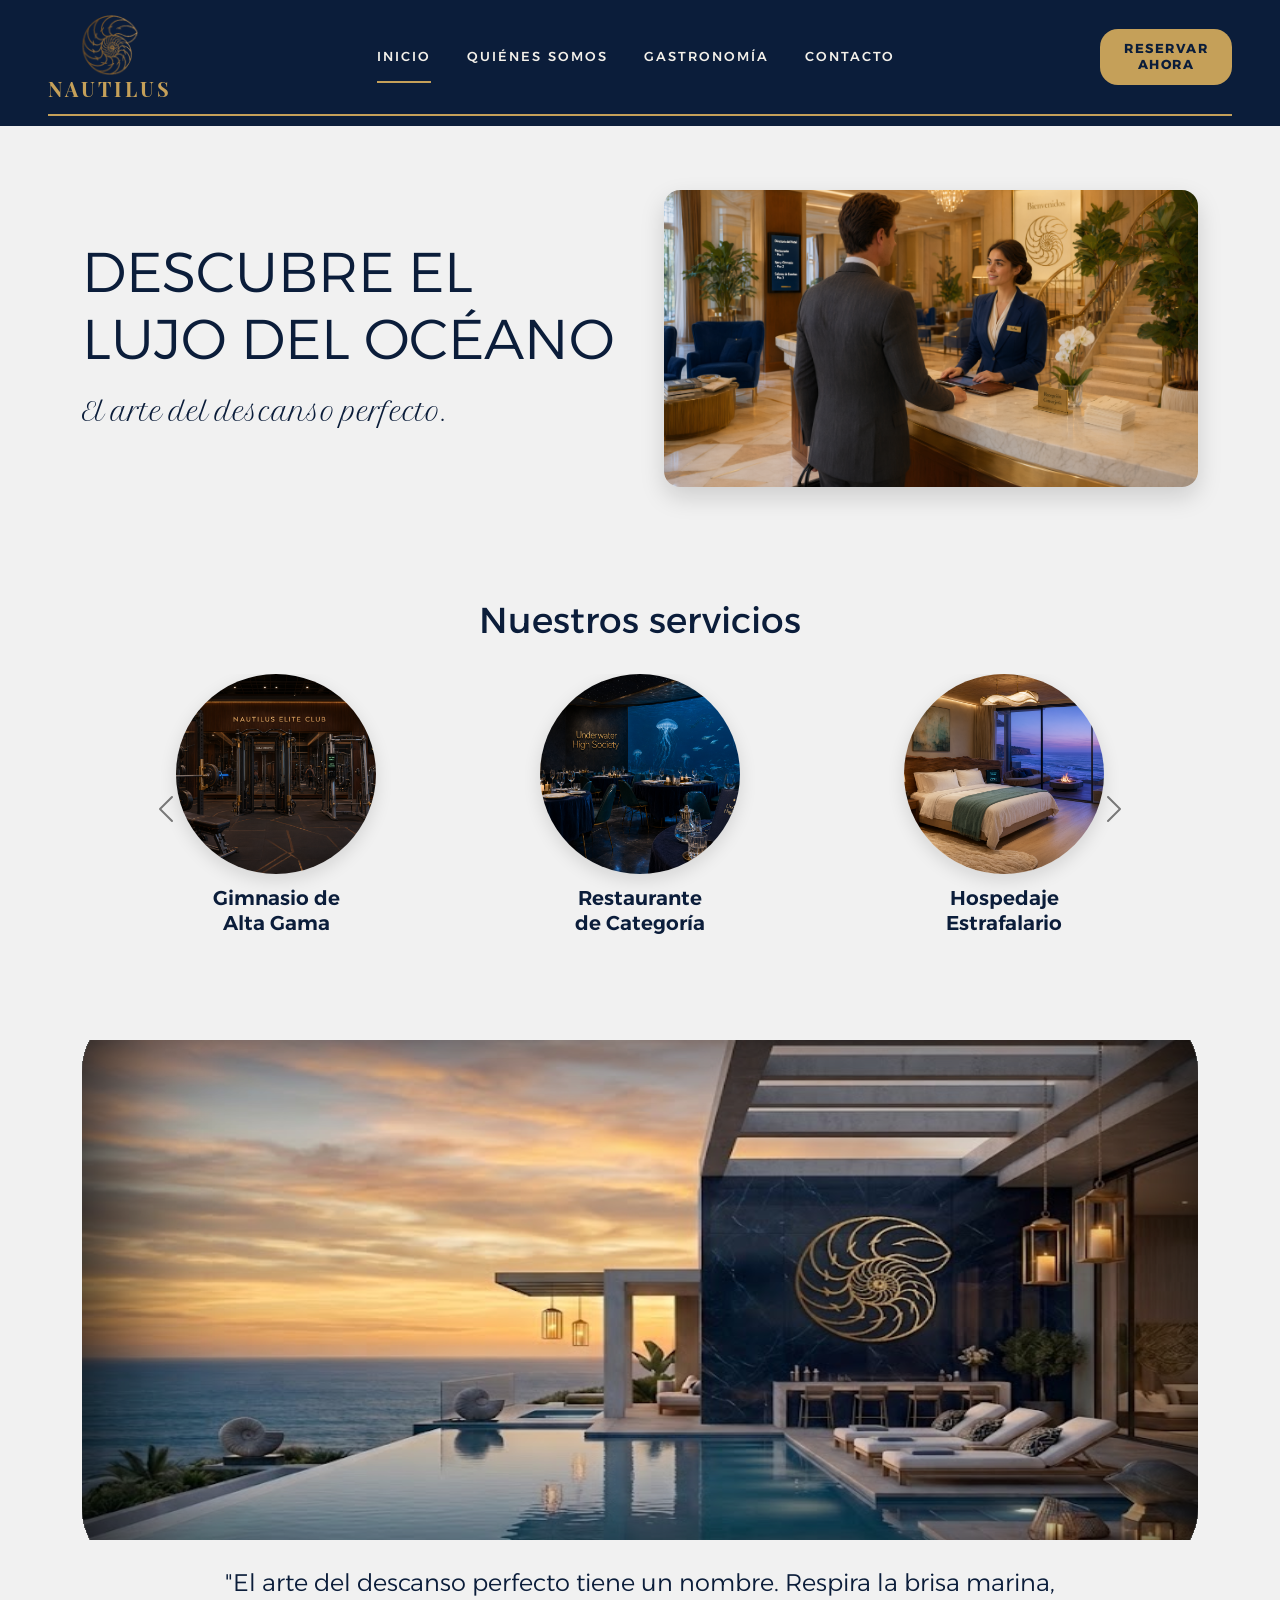
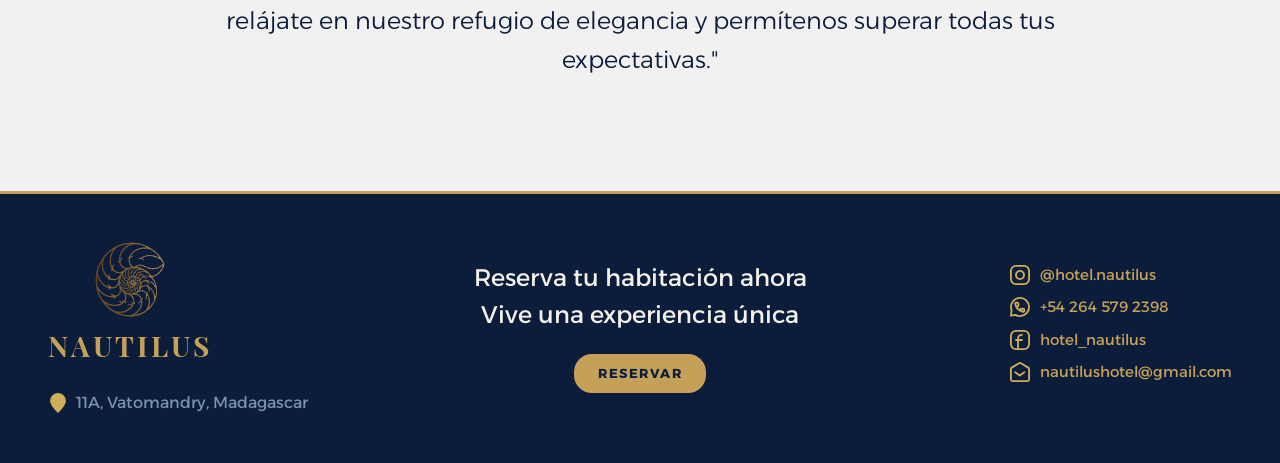
<file: index.html>
<!DOCTYPE html>
<html lang="es">
<head>
  <meta charset="UTF-8">
  <meta name="viewport" content="width=device-width, initial-scale=1.0">
  <title>Nautilus Hotel - El arte del descanso perfecto</title>
  <link rel="icon" type="image/svg+xml" href="images/Nautilus 1.svg">
  <link href="https://cdn.jsdelivr.net/npm/bootstrap@5.3.2/dist/css/bootstrap.min.css" rel="stylesheet">
  <link rel="preconnect" href="https://fonts.googleapis.com">
  <link rel="preconnect" href="https://fonts.gstatic.com" crossorigin>
  <link href="https://fonts.googleapis.com/css2?family=Alexandria:wght@300;400;500;600;700&family=Playfair+Display+SC:wght@400;700&family=Sirivennela&display=swap" rel="stylesheet">
  <link rel="stylesheet" href="css/styles.css">
</head>
<body>
  <nav class="navbar navbar-expand-lg navbar-dark navbar-nautilus sticky-top">
    <div class="container-fluid px-4 px-lg-5">
      <div class="w-100 d-flex align-items-center justify-content-between navbar-inner-wrapper">
        <a class="logo-container-vertical m-0" href="index.html">
          <img src="images/Nautilus 1.svg" alt="Nautilus Logo" class="logo-img-icon">
          <span class="font-logo fs-5 lh-1 text-gold fw-bold">NAUTILUS</span>
        </a>
        <button class="navbar-toggler" type="button" data-bs-toggle="collapse" data-bs-target="#navbarNautilusContent">
          <span class="navbar-toggler-icon"></span>
        </button>
        <div class="collapse navbar-collapse" id="navbarNautilusContent">
          <ul class="navbar-nav mx-auto nav-nautilus">
            <li class="nav-item"><a class="nav-link active" href="index.html">INICIO</a></li>
            <li class="nav-item"><a class="nav-link" href="aboutus.html">QUIÉNES SOMOS</a></li>
            <li class="nav-item"><a class="nav-link" href="restaurant.html">GASTRONOMÍA</a></li>
            <li class="nav-item"><a class="nav-link" href="contactus.html">CONTACTO</a></li>
          </ul>
          <a href="reservation.html" class="btn-reservar-glow">RESERVAR<br>AHORA</a>
        </div>
      </div>
    </div>
  </nav>
  <div class="main-content">
    <section class="py-5">
      <div class="container py-3">
        <div class="row align-items-center g-5">
          <div class="col-lg-6">
            <h1 class="font-alexandria-light text-navy display-4 fw-light mb-3" style="line-height: 1.2;">
              DESCUBRE EL LUJO DEL OCÉANO
            </h1>
            <p class="font-slogan-sirivennela display-6 mb-0">
              El arte del descanso perfecto.
            </p>
          </div>
          <div class="col-lg-6 text-center">
            <img src="images/hotel.png" alt="Recepción Hotel Nautilus" class="hero-img">
          </div>
        </div>
      </div>
    </section>
    <section class="py-5">
      <div class="container">
        <h2 class="section-title">Nuestros servicios</h2>
        <div id="servicesCarousel" class="carousel slide px-md-4" data-bs-ride="carousel">
          <div class="carousel-inner">
            <div class="carousel-item active">
              <div class="row g-4 justify-content-center">
                <div class="col-12 col-md-4">
                  <div class="card card-service-nautilus h-100">
                    <div class="service-img-wrapper">
                      <img src="images/gym.png" alt="Gimnasio de Alta Gama">
                    </div>
                    <div class="card-body p-0">
                      <h5 class="service-title">Gimnasio de<br>Alta Gama</h5>
                    </div>
                  </div>
                </div>
                <div class="col-12 col-md-4">
                  <div class="card card-service-nautilus h-100">
                    <div class="service-img-wrapper">
                      <img src="images/restaurante.png" alt="Restaurante de Categoría">
                    </div>
                    <div class="card-body p-0">
                      <h5 class="service-title">Restaurante<br>de Categoría</h5>
                    </div>
                  </div>
                </div>
                <div class="col-12 col-md-4">
                  <div class="card card-service-nautilus h-100">
                    <div class="service-img-wrapper">
                      <img src="images/suite.png" alt="Hospedaje Estrafalario">
                    </div>
                    <div class="card-body p-0">
                      <h5 class="service-title">Hospedaje<br>Estrafalario</h5>
                    </div>
                  </div>
                </div>
              </div>
            </div>
            <div class="carousel-item">
              <div class="row g-4 justify-content-center">
                <div class="col-12 col-md-4">
                  <div class="card card-service-nautilus h-100">
                    <div class="service-img-wrapper">
                      <img src="images/buceo.png" alt="Experiencias Acuáticas">
                    </div>
                    <div class="card-body p-0">
                      <h5 class="service-title">Experiencias<br>Acuáticas</h5>
                    </div>
                  </div>
                </div>
                <div class="col-12 col-md-4">
                  <div class="card card-service-nautilus h-100">
                    <div class="service-img-wrapper">
                      <img src="images/gym.png" alt="Gimnasio de Alta Gama">
                    </div>
                    <div class="card-body p-0">
                      <h5 class="service-title">Gimnasio de<br>Alta Gama</h5>
                    </div>
                  </div>
                </div>
                <div class="col-12 col-md-4">
                  <div class="card card-service-nautilus h-100">
                    <div class="service-img-wrapper">
                      <img src="images/restaurante.png" alt="Restaurante de Categoría">
                    </div>
                    <div class="card-body p-0">
                      <h5 class="service-title">Restaurante<br>de Categoría</h5>
                    </div>
                  </div>
                </div>
              </div>
            </div>
          </div>
          <button class="carousel-control-prev" type="button" data-bs-target="#servicesCarousel" data-bs-slide="prev">
            <span class="carousel-control-prev-icon" aria-hidden="true" style="filter: invert(1);"></span>
          </button>
          <button class="carousel-control-next" type="button" data-bs-target="#servicesCarousel" data-bs-slide="next">
            <span class="carousel-control-next-icon" aria-hidden="true" style="filter: invert(1);"></span>
          </button>
        </div>
      </div>
    </section>
    <section class="py-5 text-center">
      <div class="container">
        <div class="overflow-hidden mb-4 rounded-3">
          <img src="images/foto-6.svg" alt="Piscina vista al mar" class="img-fluid w-100 rounded-3" style="max-height: 500px; object-fit: cover;">
        </div>
        <p class="font-alexandria-light fs-4 text-navy max-w-75 mx-auto px-3" style="max-width: 900px; line-height: 1.6;">
          "El arte del descanso perfecto tiene un nombre. Respira la brisa marina, relájate en nuestro refugio de elegancia y permítenos superar todas tus expectativas."
        </p>
      </div>
    </section>
  </div>
  <footer class="banner-cta py-5 mt-5">
    <div class="container-fluid px-4 px-lg-5">
      <div class="row align-items-center g-4">
        <div class="col-lg-3 text-center text-lg-start">
          <div class="logo-container-vertical mb-3 d-inline-flex">
            <img src="images/Nautilus 1.svg" alt="Nautilus Icono" class="logo-img-icon-footer">
            <span class="font-logo fs-3 text-gold fw-bold">NAUTILUS</span>
          </div>
          <div class="d-flex align-items-center justify-content-center justify-content-lg-start mt-2">
            <img src="images/icono-1.svg" alt="Ubicación" class="social-svg-icon me-2">
            <span class="text-slate fs-6" style="color: #7A93AC !important;">11A, Vatomandry, Madagascar</span>
          </div>
        </div>
        <div class="col-lg-6 text-center">
          <h3 class="mb-2 text-light-warm font-alexandria-regular fs-4">Reserva tu habitación ahora</h3>
          <h3 class="font-alexandria-regular text-light-warm mb-4 fs-4">Vive una experiencia única</h3>
          <a href="reservation.html" class="btn-reservar-glow">RESERVAR</a>
        </div>
        <div class="col-lg-3 text-center text-lg-end">
          <ul class="vertical-social-list">
            <li><img src="images/icono-2.svg" class="social-svg-icon"><span>@hotel.nautilus</span></li>
            <li><img src="images/icono-3.svg" class="social-svg-icon"><span>+54 264 579 2398</span></li>
            <li><img src="images/icono-4.svg" class="social-svg-icon"><span>hotel_nautilus</span></li>
            <li><img src="images/icono-5.svg" class="social-svg-icon"><span>nautilushotel@gmail.com</span></li>
          </ul>
        </div>
      </div>
    </div>
  </footer>
  <script src="https://cdn.jsdelivr.net/npm/bootstrap@5.3.2/dist/js/bootstrap.bundle.min.js"></script>
</body>
</html>
</file>
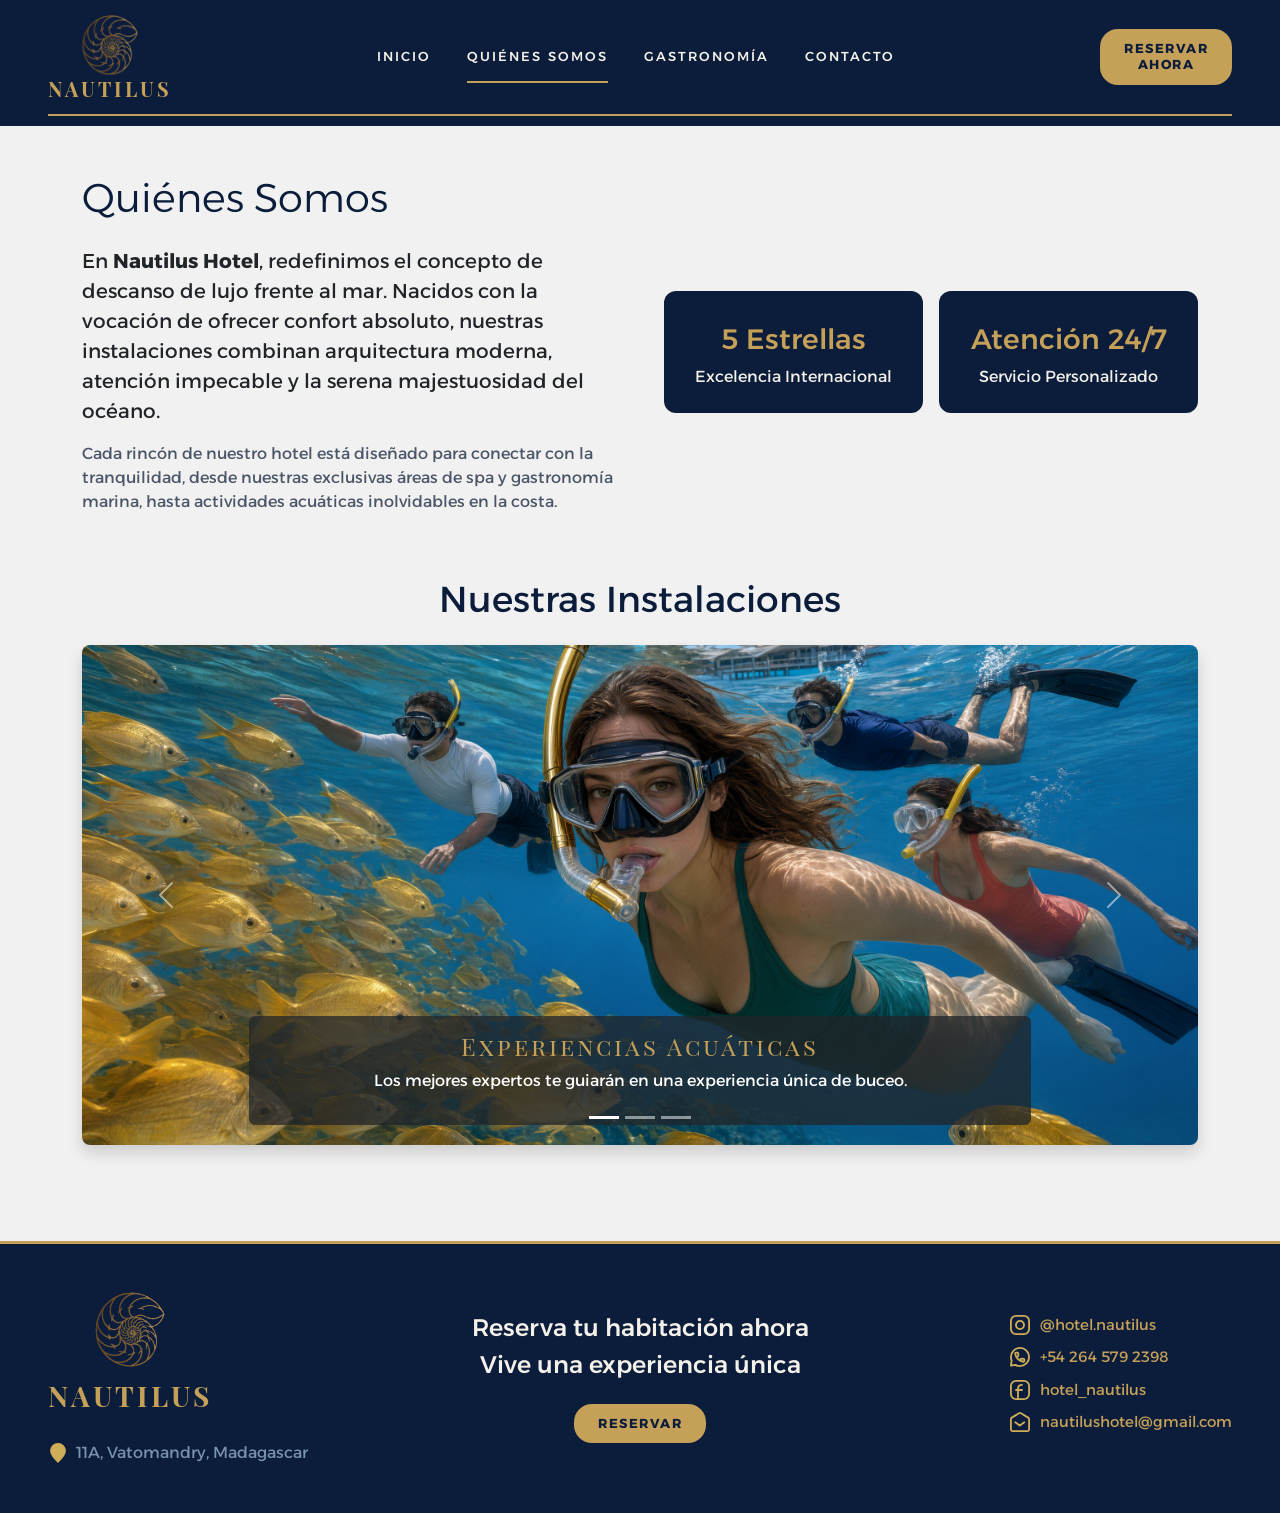
<file: aboutus.html>
<!DOCTYPE html>
<html lang="es">
<head>
  <meta charset="UTF-8">
  <meta name="viewport" content="width=device-width, initial-scale=1.0">
  <title>Quiénes Somos - Nautilus Hotel</title>
  <link rel="icon" type="image/svg+xml" href="images/Nautilus 1.svg">
  <link href="https://cdn.jsdelivr.net/npm/bootstrap@5.3.2/dist/css/bootstrap.min.css" rel="stylesheet">
  <link rel="preconnect" href="https://fonts.googleapis.com">
  <link rel="preconnect" href="https://fonts.gstatic.com" crossorigin>
  <link href="https://fonts.googleapis.com/css2?family=Alexandria:wght@300;400;500;600;700&family=Playfair+Display+SC:wght@400;700&display=swap" rel="stylesheet">
  <link rel="stylesheet" href="css/styles.css">
</head>
<body>
  <nav class="navbar navbar-expand-lg navbar-dark navbar-nautilus sticky-top">
    <div class="container-fluid px-4 px-lg-5">
      <div class="w-100 d-flex align-items-center justify-content-between navbar-inner-wrapper">
        <a class="logo-container-vertical m-0" href="index.html">
          <img src="images/Nautilus 1.svg" alt="Nautilus Logo" class="logo-img-icon">
          <span class="font-logo fs-5 lh-1 text-gold fw-bold">NAUTILUS</span>
        </a>
        <button class="navbar-toggler" type="button" data-bs-toggle="collapse" data-bs-target="#navbarNautilusContent">
          <span class="navbar-toggler-icon"></span>
        </button>
        <div class="collapse navbar-collapse" id="navbarNautilusContent">
          <ul class="navbar-nav mx-auto nav-nautilus">
            <li class="nav-item"><a class="nav-link" href="index.html">INICIO</a></li>
            <li class="nav-item"><a class="nav-link active" href="aboutus.html">QUIÉNES SOMOS</a></li>
            <li class="nav-item"><a class="nav-link" href="restaurant.html">GASTRONOMÍA</a></li>
            <li class="nav-item"><a class="nav-link" href="contactus.html">CONTACTO</a></li>
          </ul>
          <a href="reservation.html" class="btn-reservar-glow">RESERVAR<br>AHORA</a>
        </div>
      </div>
    </div>
  </nav>
  <div class="main-content">
    <div class="container py-5">
      <div class="row align-items-center g-5 mb-5">
        <div class="col-lg-6">
          <h2 class="font-alexandria-light text-navy fs-1 mb-4">Quiénes Somos</h2>
          <p class="fs-5 leading-relaxed text-dark">
            En <strong>Nautilus Hotel</strong>, redefinimos el concepto de descanso de lujo frente al mar. Nacidos con la vocación de ofrecer confort absoluto, nuestras instalaciones combinan arquitectura moderna, atención impecable y la serena majestuosidad del océano.
          </p>
          <p class="text-slate fs-6">
            Cada rincón de nuestro hotel está diseñado para conectar con la tranquilidad, desde nuestras exclusivas áreas de spa y gastronomía marina, hasta actividades acuáticas inolvidables en la costa.
          </p>
        </div>
        <div class="col-lg-6">
          <div class="row g-3">
            <div class="col-6">
              <div class="bg-nautilus-slate p-4 text-center">
                <h3 class="text-gold mt-2 fs-3">5 Estrellas</h3>
                <p class="text-light-warm m-0 fs-6">Excelencia Internacional</p>
              </div>
            </div>
            <div class="col-6">
              <div class="bg-nautilus-slate p-4 text-center">
                <h3 class="text-gold mt-2 fs-3">Atención 24/7</h3>
                <p class="text-light-warm m-0 fs-6">Servicio Personalizado</p>
              </div>
            </div>
          </div>
        </div>
      </div>
      <h3 class="section-title text-navy mt-4 mb-4">Nuestras Instalaciones</h3>
      <div id="hotelCarousel" class="carousel slide shadow rounded-3 overflow-hidden" data-bs-ride="carousel">
        <div class="carousel-indicators">
          <button type="button" data-bs-target="#hotelCarousel" data-bs-slide-to="0" class="active"></button>
          <button type="button" data-bs-target="#hotelCarousel" data-bs-slide-to="1"></button>
          <button type="button" data-bs-target="#hotelCarousel" data-bs-slide-to="2"></button>
        </div>
        <div class="carousel-inner">
          <div class="carousel-item active">
            <img src="images/buceo.png" class="d-block w-100" alt="Experiencia de buceo">
            <div class="carousel-caption d-none d-md-block bg-dark bg-opacity-75 rounded p-3">
              <h5 class="font-logo text-gold fs-4">Experiencias Acuáticas</h5>
              <p class="fs-6">Los mejores expertos te guiarán en una experiencia única de buceo.</p>
            </div>
          </div>
          <div class="carousel-item">
            <img src="images/gym.png" class="d-block w-100" alt="Gimnasio de alta gama">
            <div class="carousel-caption d-none d-md-block bg-dark bg-opacity-75 rounded p-3">
              <h5 class="font-logo text-gold fs-4">Gimnasio de Alta Gama</h5>
              <p class="fs-6">Nuestro gimnasio de alta gama con pesos calibrados ofrece una experiencia de entrenamiento superior.</p>
            </div>
          </div>
          <div class="carousel-item">
            <img src="images/restaurante.png" class="d-block w-100" alt="Restaurante Gourmet">
            <div class="carousel-caption d-none d-md-block bg-dark bg-opacity-75 rounded p-3">
              <h5 class="font-logo text-gold fs-4">Restaurante Gourmet</h5>
              <p class="fs-6">Gastronomía marina internacional a cargo de chefs renombrados.</p>
            </div>
          </div>
        </div>
        <button class="carousel-control-prev" type="button" data-bs-target="#hotelCarousel" data-bs-slide="prev">
          <span class="carousel-control-prev-icon"></span>
        </button>
        <button class="carousel-control-next" type="button" data-bs-target="#hotelCarousel" data-bs-slide="next">
          <span class="carousel-control-next-icon"></span>
        </button>
      </div>
    </div>
  </div>
  <footer class="banner-cta py-5 mt-5">
    <div class="container-fluid px-4 px-lg-5">
      <div class="row align-items-center g-4">
        <div class="col-lg-3 text-center text-lg-start">
          <div class="logo-container-vertical mb-3 d-inline-flex">
            <img src="images/Nautilus 1.svg" alt="Nautilus Icono" class="logo-img-icon-footer">
            <span class="font-logo fs-3 text-gold fw-bold">NAUTILUS</span>
          </div>
          <div class="d-flex align-items-center justify-content-center justify-content-lg-start mt-2">
            <img src="images/icono-1.svg" alt="Ubicación" class="social-svg-icon me-2">
            <span class="text-slate fs-6" style="color: #7A93AC !important;">11A, Vatomandry, Madagascar</span>
          </div>
        </div>
        <div class="col-lg-6 text-center">
          <h3 class="mb-2 text-light-warm fs-4">Reserva tu habitación ahora</h3>
          <h3 class="text-light-warm mb-4 fs-4">Vive una experiencia única</h3>
          <a href="reservation.html" class="btn-reservar-glow">RESERVAR</a>
        </div>
        <div class="col-lg-3 text-center text-lg-end">
          <ul class="vertical-social-list">
            <li><img src="images/icono-2.svg" class="social-svg-icon"><span>@hotel.nautilus</span></li>
            <li><img src="images/icono-3.svg" class="social-svg-icon"><span>+54 264 579 2398</span></li>
            <li><img src="images/icono-4.svg" class="social-svg-icon"><span>hotel_nautilus</span></li>
            <li><img src="images/icono-5.svg" class="social-svg-icon"><span>nautilushotel@gmail.com</span></li>
          </ul>
        </div>
      </div>
    </div>
  </footer>
  <script src="https://cdn.jsdelivr.net/npm/bootstrap@5.3.2/dist/js/bootstrap.bundle.min.js"></script>
</body>
</html>
</file>
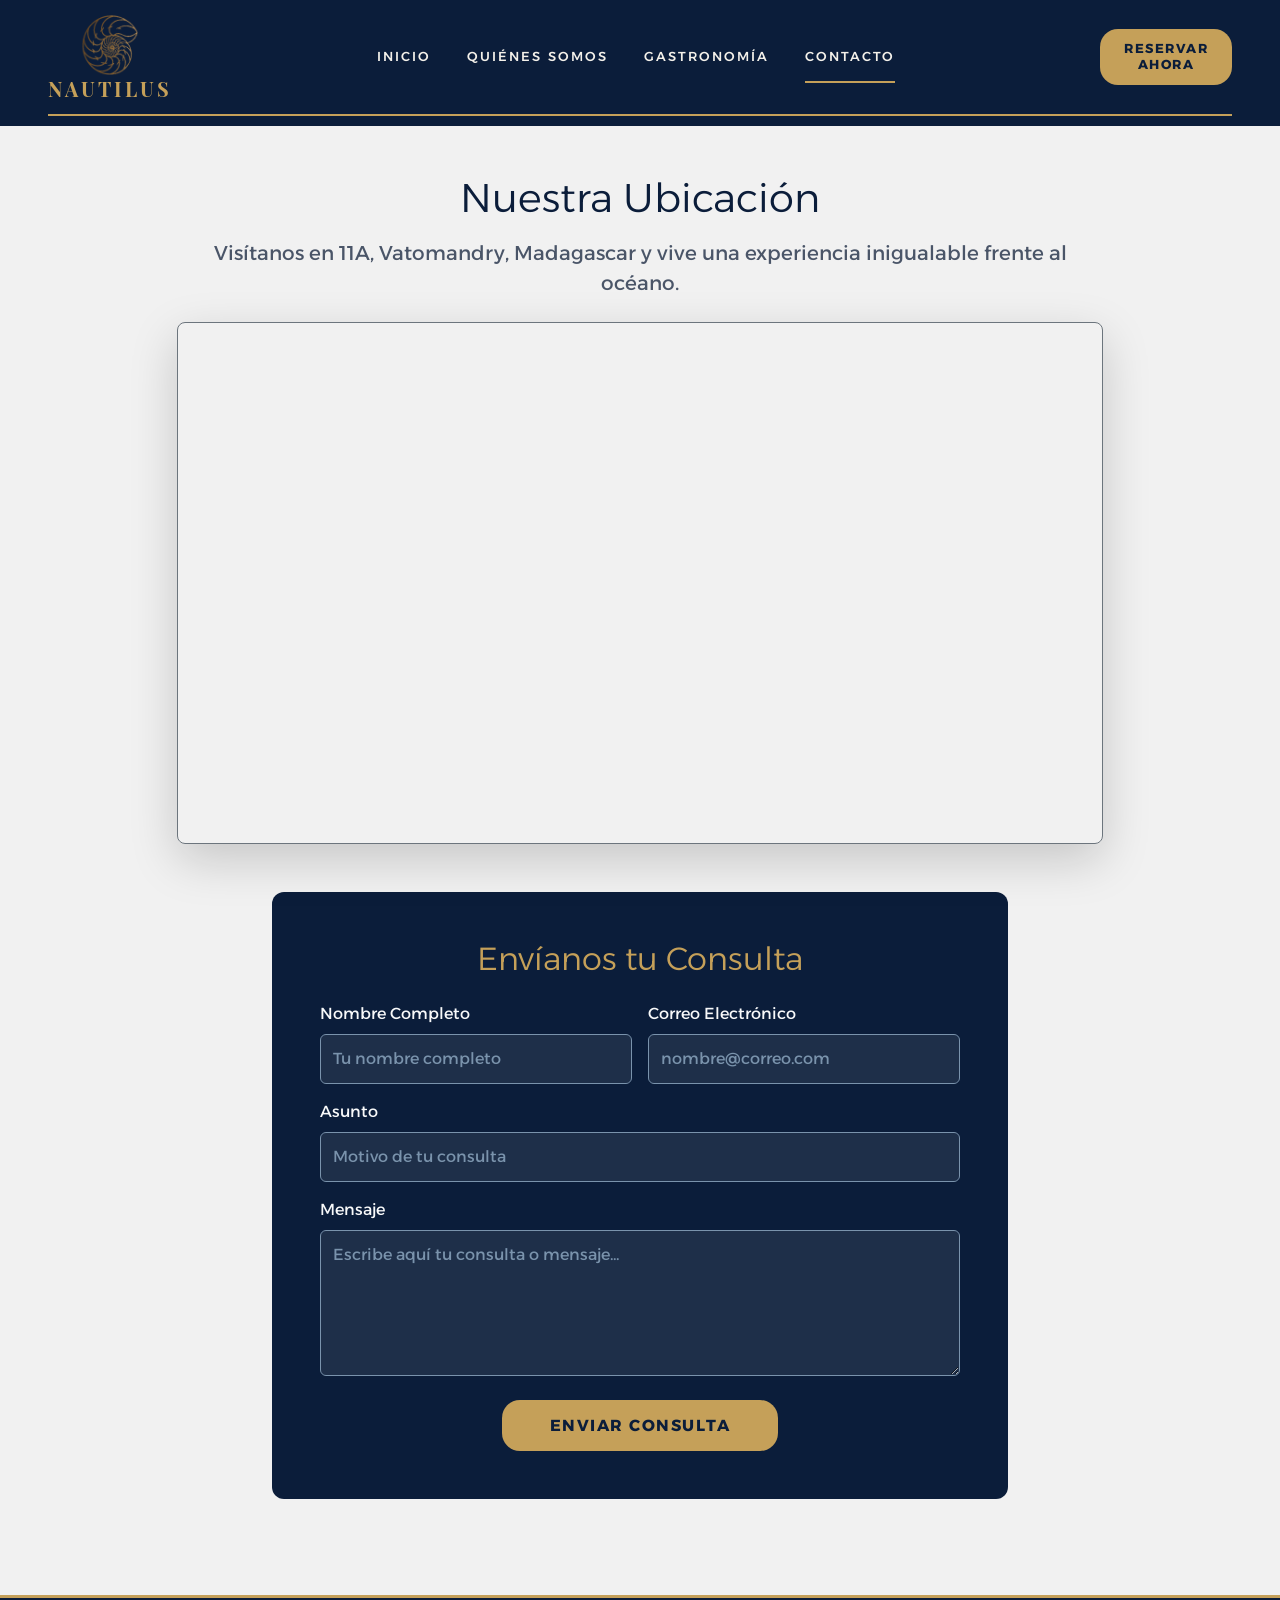
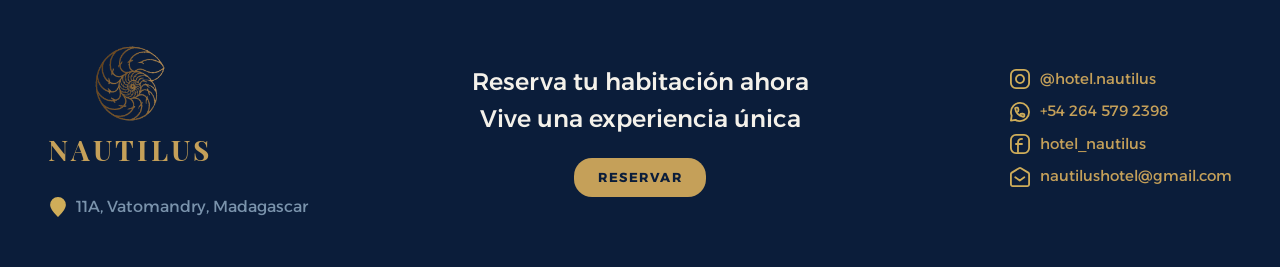
<file: contactus.html>
<!DOCTYPE html>
<html lang="es">
<head>
  <meta charset="UTF-8">
  <meta name="viewport" content="width=device-width, initial-scale=1.0">
  <title>Contacto - Nautilus Hotel</title>
  <link rel="icon" type="image/svg+xml" href="images/Nautilus 1.svg">
  <link href="https://cdn.jsdelivr.net/npm/bootstrap@5.3.2/dist/css/bootstrap.min.css" rel="stylesheet">
  <link rel="preconnect" href="https://fonts.googleapis.com">
  <link rel="preconnect" href="https://fonts.gstatic.com" crossorigin>
  <link href="https://fonts.googleapis.com/css2?family=Alexandria:wght@300;400;500;600;700&family=Playfair+Display+SC:wght@400;700&display=swap" rel="stylesheet">
  <link rel="stylesheet" href="css/styles.css">
</head>
<body>
  <nav class="navbar navbar-expand-lg navbar-dark navbar-nautilus sticky-top">
    <div class="container-fluid px-4 px-lg-5">
      <div class="w-100 d-flex align-items-center justify-content-between navbar-inner-wrapper">
        <a class="logo-container-vertical m-0" href="index.html">
          <img src="images/Nautilus 1.svg" alt="Nautilus Icono" class="logo-img-icon">
          <span class="font-logo fs-5 lh-1 text-gold fw-bold">NAUTILUS</span>
        </a>
        <button class="navbar-toggler" type="button" data-bs-toggle="collapse" data-bs-target="#navbarNautilusContent">
          <span class="navbar-toggler-icon"></span>
        </button>
        <div class="collapse navbar-collapse" id="navbarNautilusContent">
          <ul class="navbar-nav mx-auto nav-nautilus">
            <li class="nav-item"><a class="nav-link" href="index.html">INICIO</a></li>
            <li class="nav-item"><a class="nav-link" href="aboutus.html">QUIÉNES SOMOS</a></li>
            <li class="nav-item"><a class="nav-link" href="restaurant.html">GASTRONOMÍA</a></li>
            <li class="nav-item"><a class="nav-link active" href="contactus.html">CONTACTO</a></li>
          </ul>
          <a href="reservation.html" class="btn-reservar-glow">RESERVAR<br>AHORA</a>
        </div>
      </div>
    </div>
  </nav>
  <div class="main-content">
    <div class="container py-5">
      <div class="row justify-content-center mb-5">
        <div class="col-lg-10 text-center">
          <h2 class="font-alexandria-light text-navy fs-1 mb-3">Nuestra Ubicación</h2>
          <p class="text-slate fs-5 mb-4">Visítanos en 11A, Vatomandry, Madagascar y vive una experiencia inigualable frente al océano.</p>
          <div class="ratio ratio-16x9 rounded-3 overflow-hidden shadow-lg border border-secondary">
            <iframe 
              src="https://www.google.com/maps/embed?pb=!1m18!1m12!1m3!1d15024.774438515438!2d48.9723224!3d-19.3243128!2m3!1f0!2f0!3f0!3m2!1i1024!2i768!4f13.1!3m3!1m2!1s0x21f513f5698b6711%3A0xa19c11867c2df4fb!2sVatomandry%2C%20Madagascar!5e0!3m2!1ses!2sar!4v1700000000000!5m2!1ses!2sar" 
              style="border:0;" 
              allowfullscreen="" 
              loading="lazy" 
              referrerpolicy="no-referrer-when-downgrade">
            </iframe>
          </div>
        </div>
      </div>
      <div class="row justify-content-center">
        <div class="col-lg-8">
          <div class="bg-nautilus-slate p-4 p-md-5">
            <h2 class="font-alexandria-light text-gold text-center fs-2 mb-4">Envíanos tu Consulta</h2>
            <form id="contactForm" onsubmit="handleContactSubmit(event)">
              <div class="row g-3">
                <div class="col-md-6">
                  <label class="form-label text-light fs-6">Nombre Completo</label>
                  <input type="text" class="form-control" required placeholder="Tu nombre completo">
                </div>
                <div class="col-md-6">
                  <label class="form-label text-light fs-6">Correo Electrónico</label>
                  <input type="email" class="form-control" required placeholder="nombre@correo.com">
                </div>
                <div class="col-12">
                  <label class="form-label text-light fs-6">Asunto</label>
                  <input type="text" class="form-control" required placeholder="Motivo de tu consulta">
                </div>
                <div class="col-12">
                  <label class="form-label text-light fs-6">Mensaje</label>
                  <textarea class="form-control" rows="5" required placeholder="Escribe aquí tu consulta o mensaje..."></textarea>
                </div>
                <div class="col-12 text-center mt-4">
                  <button type="submit" class="btn-reservar-glow px-5 py-3 fs-6">Enviar Consulta</button>
                </div>
              </div>
            </form>
          </div>
        </div>
      </div>
    </div>
  </div>
  <div class="modal fade" id="contactConfirmationModal" tabindex="-1" aria-hidden="true">
    <div class="modal-dialog modal-dialog-centered">
      <div class="modal-content modal-content-nautilus text-center p-4">
        <div class="modal-body">
          <div class="mb-3">
            <img src="images/icono-5.svg" alt="Mensaje Enviado" class="social-svg-icon" style="height: 45px; width: 45px;">
          </div>
          <h3 class="font-logo text-gold mb-3 fs-3">¡Consulta Enviada!</h3>
          <p class="fs-6 text-light mb-4">
            Gracias por comunicarte con nosotros. Tu mensaje ha sido enviado correctamente y nuestro equipo te responderá a la brevedad.
          </p>
          <button type="button" class="btn-reservar-glow px-4 py-2" data-bs-dismiss="modal">Aceptar</button>
        </div>
      </div>
    </div>
  </div>
  <footer class="banner-cta py-5 mt-5">
    <div class="container-fluid px-4 px-lg-5">
      <div class="row align-items-center g-4">
        <div class="col-lg-3 text-center text-lg-start">
          <div class="logo-container-vertical mb-3 d-inline-flex">
            <img src="images/Nautilus 1.svg" alt="Nautilus Icono" class="logo-img-icon-footer">
            <span class="font-logo fs-3 text-gold fw-bold">NAUTILUS</span>
          </div>
          <div class="d-flex align-items-center justify-content-center justify-content-lg-start mt-2">
            <img src="images/icono-1.svg" alt="Ubicación" class="social-svg-icon me-2">
            <span class="text-slate fs-6" style="color: #7A93AC !important;">11A, Vatomandry, Madagascar</span>
          </div>
        </div>
        <div class="col-lg-6 text-center">
          <h3 class="mb-2 text-light-warm fs-4">Reserva tu habitación ahora</h3>
          <h3 class="text-light-warm mb-4 fs-4">Vive una experiencia única</h3>
          <a href="reservation.html" class="btn-reservar-glow">RESERVAR</a>
        </div>
        <div class="col-lg-3 text-center text-lg-end">
          <ul class="vertical-social-list">
            <li><img src="images/icono-2.svg" class="social-svg-icon"><span>@hotel.nautilus</span></li>
            <li><img src="images/icono-3.svg" class="social-svg-icon"><span>+54 264 579 2398</span></li>
            <li><img src="images/icono-4.svg" class="social-svg-icon"><span>hotel_nautilus</span></li>
            <li><img src="images/icono-5.svg" class="social-svg-icon"><span>nautilushotel@gmail.com</span></li>
          </ul>
        </div>
      </div>
    </div>
  </footer>
  <script src="https://cdn.jsdelivr.net/npm/bootstrap@5.3.2/dist/js/bootstrap.bundle.min.js"></script>
  <script>
    function handleContactSubmit(e) {
      e.preventDefault();
      const modal = new bootstrap.Modal(document.getElementById('contactConfirmationModal'));
      modal.show();
      document.getElementById('contactForm').reset();
    }
  </script>
</body>
</html>
</file>
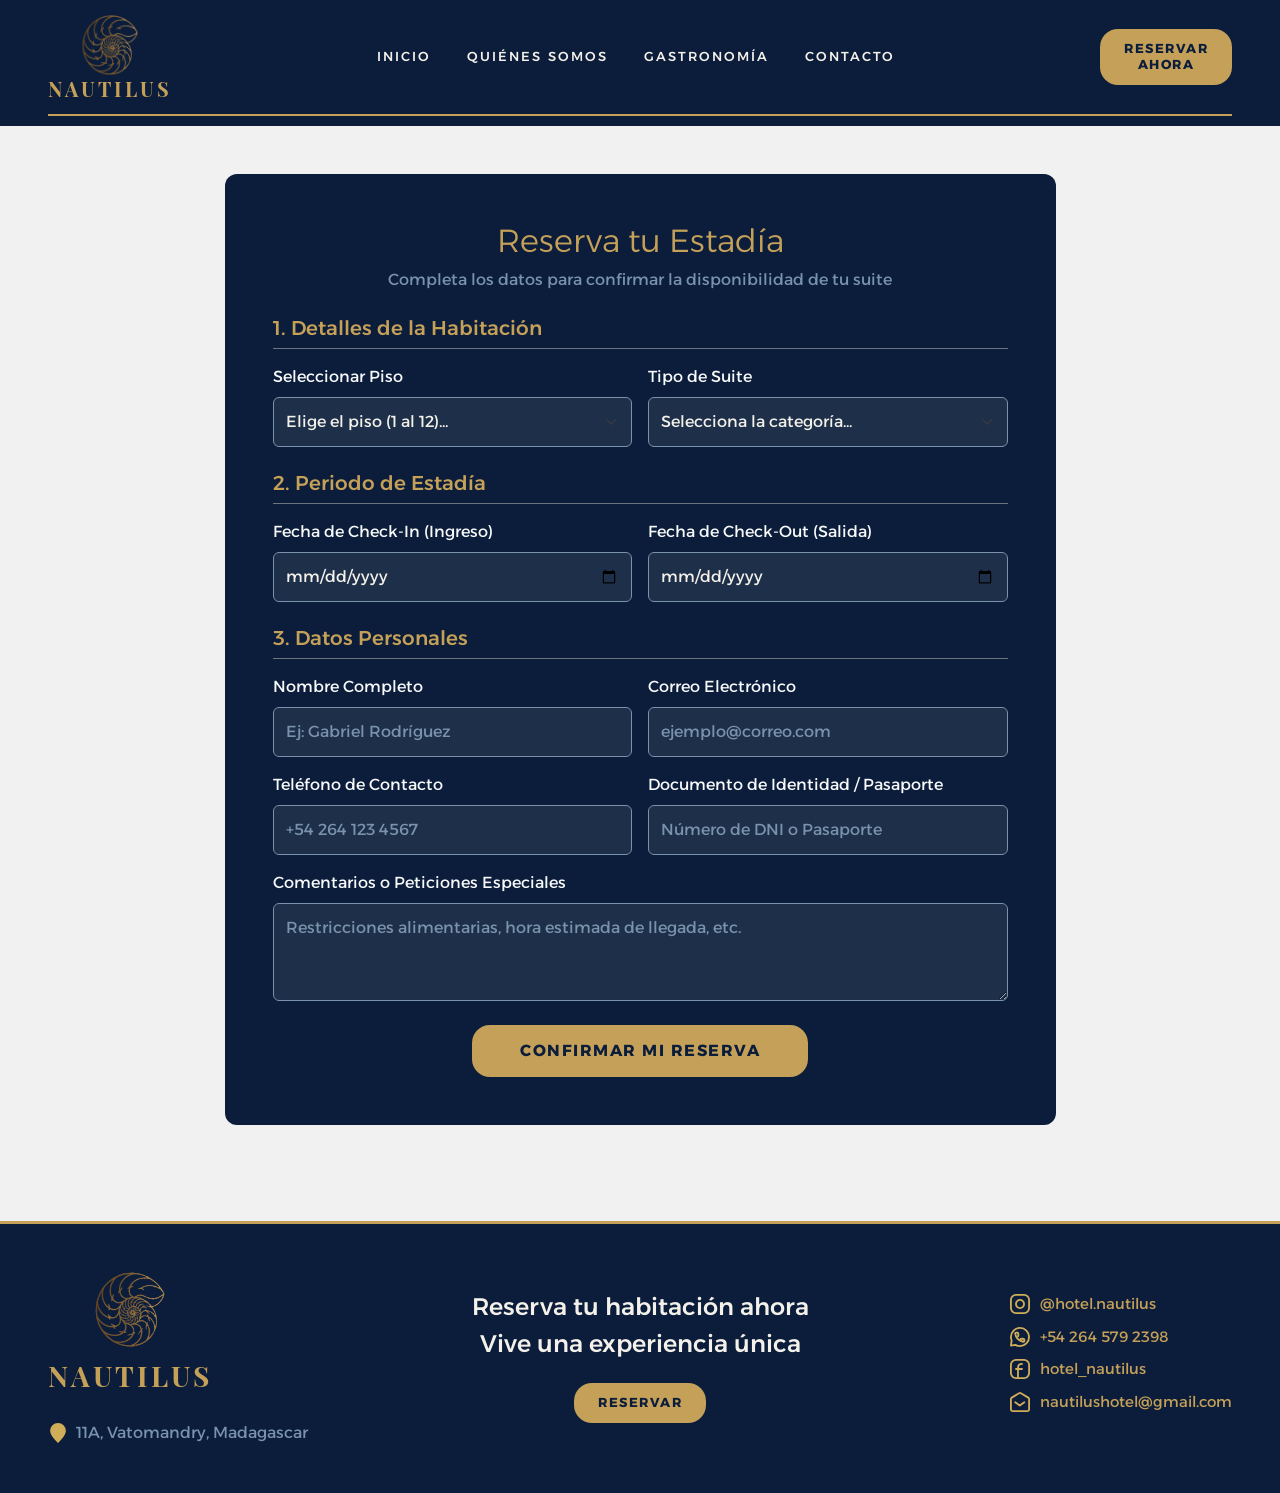
<file: reservation.html>
<!DOCTYPE html>
<html lang="es">
<head>
  <meta charset="UTF-8">
  <meta name="viewport" content="width=device-width, initial-scale=1.0">
  <title>Reserva de Habitación - Nautilus Hotel</title>
  <link rel="icon" type="image/svg+xml" href="images/Nautilus 1.svg">
  <link href="https://cdn.jsdelivr.net/npm/bootstrap@5.3.2/dist/css/bootstrap.min.css" rel="stylesheet">
  <link rel="preconnect" href="https://fonts.googleapis.com">
  <link rel="preconnect" href="https://fonts.gstatic.com" crossorigin>
  <link href="https://fonts.googleapis.com/css2?family=Alexandria:wght@300;400;500;600;700&family=Playfair+Display+SC:wght@400;700&display=swap" rel="stylesheet">
  <link rel="stylesheet" href="css/styles.css">
</head>
<body>
  <nav class="navbar navbar-expand-lg navbar-dark navbar-nautilus sticky-top">
    <div class="container-fluid px-4 px-lg-5">
      <div class="w-100 d-flex align-items-center justify-content-between navbar-inner-wrapper">
        <a class="logo-container-vertical m-0" href="index.html">
          <img src="images/Nautilus 1.svg" alt="Nautilus Icono" class="logo-img-icon">
          <span class="font-logo fs-5 lh-1 text-gold fw-bold">NAUTILUS</span>
        </a>
        <button class="navbar-toggler" type="button" data-bs-toggle="collapse" data-bs-target="#navbarNautilusContent">
          <span class="navbar-toggler-icon"></span>
        </button>
        <div class="collapse navbar-collapse" id="navbarNautilusContent">
          <ul class="navbar-nav mx-auto nav-nautilus">
            <li class="nav-item"><a class="nav-link" href="index.html">INICIO</a></li>
            <li class="nav-item"><a class="nav-link" href="aboutus.html">QUIÉNES SOMOS</a></li>
            <li class="nav-item"><a class="nav-link" href="restaurant.html">GASTRONOMÍA</a></li>
            <li class="nav-item"><a class="nav-link" href="contactus.html">CONTACTO</a></li>
          </ul>
          <a href="reservation.html" class="btn-reservar-glow">RESERVAR<br>AHORA</a>
        </div>
      </div>
    </div>
  </nav>
  <div class="main-content">
    <div class="container py-5">
      <div class="row justify-content-center">
        <div class="col-lg-9">
          <div class="bg-nautilus-slate p-4 p-md-5">
            <h2 class="font-alexandria-light text-gold text-center fs-2 mb-2">Reserva tu Estadía</h2>
            <p class="text-center text-slate mb-4" style="color: #7A93AC !important;">Completa los datos para confirmar la disponibilidad de tu suite</p>
            <form id="reservationForm" onsubmit="handleReservationSubmit(event)">
              <h5 class="text-gold border-bottom border-secondary pb-2 mb-3">1. Detalles de la Habitación</h5>
              <div class="row g-3 mb-4">
                <div class="col-md-6">
                  <label class="form-label text-light fs-6">Seleccionar Piso</label>
                  <select class="form-select" required>
                    <option value="" selected disabled>Elige el piso (1 al 12)...</option>
                    <option value="1">Piso 1 - Vista Jardín Tropical</option>
                    <option value="2">Piso 2 - Vista Parcial al Mar</option>
                    <option value="3">Piso 3 - Vista Parcial al Mar</option>
                    <option value="4">Piso 4 - Vista Frontal al Océano</option>
                    <option value="5">Piso 5 - Vista Frontal al Océano</option>
                    <option value="6">Piso 6 - Vista Frontal al Océano</option>
                    <option value="7">Piso 7 - Nivel Executive Suite</option>
                    <option value="8">Piso 8 - Nivel Executive Suite</option>
                    <option value="9">Piso 9 - Panorama Premium</option>
                    <option value="10">Piso 10 - Panorama Premium</option>
                    <option value="11">Piso 11 - Sky Lounge Level</option>
                    <option value="12">Piso 12 - Penthouse Presidencial</option>
                  </select>
                </div>
                <div class="col-md-6">
                  <label class="form-label text-light fs-6">Tipo de Suite</label>
                  <select class="form-select" required>
                    <option value="" selected disabled>Selecciona la categoría...</option>
                    <option>Suite Presidencial Vista Mar</option>
                    <option>Hospedaje Estrafalario Deluxe</option>
                    <option>Suite Familiar de Lujo</option>
                  </select>
                </div>
              </div>
              <h5 class="text-gold border-bottom border-secondary pb-2 mb-3">2. Periodo de Estadía</h5>
              <div class="row g-3 mb-4">
                <div class="col-md-6">
                  <label class="form-label text-light fs-6">Fecha de Check-In (Ingreso)</label>
                  <input type="date" class="form-control" required>
                </div>
                <div class="col-md-6">
                  <label class="form-label text-light fs-6">Fecha de Check-Out (Salida)</label>
                  <input type="date" class="form-control" required>
                </div>
              </div>
              <h5 class="text-gold border-bottom border-secondary pb-2 mb-3">3. Datos Personales</h5>
              <div class="row g-3 mb-4">
                <div class="col-md-6">
                  <label class="form-label text-light fs-6">Nombre Completo</label>
                  <input type="text" class="form-control" required placeholder="Ej: Gabriel Rodríguez">
                </div>
                <div class="col-md-6">
                  <label class="form-label text-light fs-6">Correo Electrónico</label>
                  <input type="email" class="form-control" required placeholder="ejemplo@correo.com">
                </div>
                <div class="col-md-6">
                  <label class="form-label text-light fs-6">Teléfono de Contacto</label>
                  <input type="tel" class="form-control" required placeholder="+54 264 123 4567">
                </div>
                <div class="col-md-6">
                  <label class="form-label text-light fs-6">Documento de Identidad / Pasaporte</label>
                  <input type="text" class="form-control" required placeholder="Número de DNI o Pasaporte">
                </div>
                <div class="col-12">
                  <label class="form-label text-light fs-6">Comentarios o Peticiones Especiales</label>
                  <textarea class="form-control" rows="3" placeholder="Restricciones alimentarias, hora estimada de llegada, etc."></textarea>
                </div>
              </div>
              <div class="col-12 text-center mt-4">
                <button type="submit" class="btn-reservar-glow px-5 py-3 fs-6">CONFIRMAR MI RESERVA</button>
              </div>
            </form>
          </div>
        </div>
      </div>
    </div>
  </div>
  <div class="modal fade" id="confirmationModal" tabindex="-1" aria-hidden="true">
    <div class="modal-dialog modal-dialog-centered">
      <div class="modal-content modal-content-nautilus text-center p-4">
        <div class="modal-body">
          <div class="mb-3">
            <img src="images/icono-1.svg" alt="Confirmado" class="social-svg-icon" style="height: 45px; width: 45px;">
          </div>
          <h3 class="font-logo text-gold mb-3 fs-3">¡Solicitud de Reserva Recibida!</h3>
          <p class="fs-6 text-light mb-4">
            Muchas gracias por elegir <strong>Nautilus Hotel</strong>. Registramos tus datos y te enviaremos la confirmación a tu correo electrónico.
          </p>
          <button type="button" class="btn-reservar-glow px-4 py-2" data-bs-dismiss="modal">Aceptar</button>
        </div>
      </div>
    </div>
  </div>
  <footer class="banner-cta py-5 mt-5">
    <div class="container-fluid px-4 px-lg-5">
      <div class="row align-items-center g-4">
        <div class="col-lg-3 text-center text-lg-start">
          <div class="logo-container-vertical mb-3 d-inline-flex">
            <img src="images/Nautilus 1.svg" alt="Nautilus Icono" class="logo-img-icon-footer">
            <span class="font-logo fs-3 text-gold fw-bold">NAUTILUS</span>
          </div>
          <div class="d-flex align-items-center justify-content-center justify-content-lg-start mt-2">
            <img src="images/icono-1.svg" alt="Ubicación" class="social-svg-icon me-2">
            <span class="text-slate fs-6" style="color: #7A93AC !important;">11A, Vatomandry, Madagascar</span>
          </div>
        </div>
        <div class="col-lg-6 text-center">
          <h3 class="mb-2 text-light-warm fs-4">Reserva tu habitación ahora</h3>
          <h3 class="text-light-warm mb-4 fs-4">Vive una experiencia única</h3>
          <a href="reservation.html" class="btn-reservar-glow">RESERVAR</a>
        </div>
        <div class="col-lg-3 text-center text-lg-end">
          <ul class="vertical-social-list">
            <li><img src="images/icono-2.svg" class="social-svg-icon"><span>@hotel.nautilus</span></li>
            <li><img src="images/icono-3.svg" class="social-svg-icon"><span>+54 264 579 2398</span></li>
            <li><img src="images/icono-4.svg" class="social-svg-icon"><span>hotel_nautilus</span></li>
            <li><img src="images/icono-5.svg" class="social-svg-icon"><span>nautilushotel@gmail.com</span></li>
          </ul>
        </div>
      </div>
    </div>
  </footer>
  <script src="https://cdn.jsdelivr.net/npm/bootstrap@5.3.2/dist/js/bootstrap.bundle.min.js"></script>
  <script>
    function handleReservationSubmit(e) {
      e.preventDefault();
      const modal = new bootstrap.Modal(document.getElementById('confirmationModal'));
      modal.show();
      document.getElementById('reservationForm').reset();
    }
  </script>
</body>
</html>
</file>
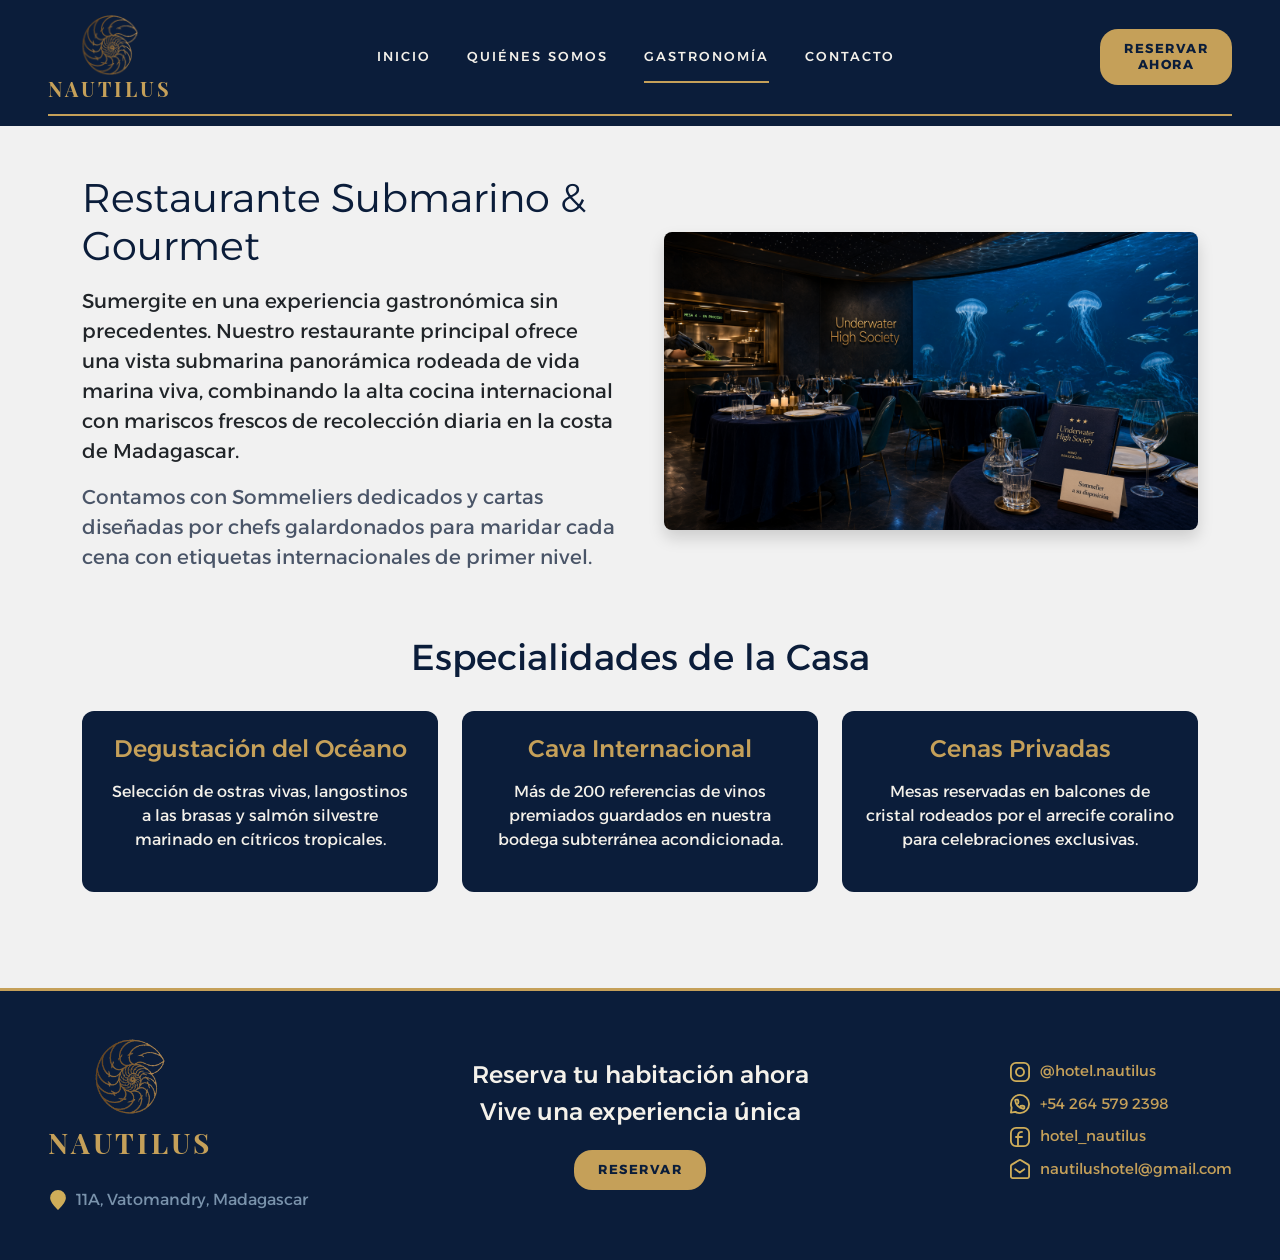
<file: restaurant.html>
<!DOCTYPE html>
<html lang="es">
<head>
  <meta charset="UTF-8">
  <meta name="viewport" content="width=device-width, initial-scale=1.0">
  <title>Gastronomía - Nautilus Hotel</title>
  <link rel="icon" type="image/svg+xml" href="images/Nautilus 1.svg">
  <link href="https://cdn.jsdelivr.net/npm/bootstrap@5.3.2/dist/css/bootstrap.min.css" rel="stylesheet">
  <link rel="preconnect" href="https://fonts.googleapis.com">
  <link rel="preconnect" href="https://fonts.gstatic.com" crossorigin>
  <link href="https://fonts.googleapis.com/css2?family=Alexandria:wght@300;400;500;600;700&family=Playfair+Display+SC:wght@400;700&display=swap" rel="stylesheet">
  <link rel="stylesheet" href="css/styles.css">
</head>
<body>
  <nav class="navbar navbar-expand-lg navbar-dark navbar-nautilus sticky-top">
    <div class="container-fluid px-4 px-lg-5">
      <div class="w-100 d-flex align-items-center justify-content-between navbar-inner-wrapper">
        <a class="logo-container-vertical m-0" href="index.html">
          <img src="images/Nautilus 1.svg" alt="Nautilus Logo" class="logo-img-icon">
          <span class="font-logo fs-5 lh-1 text-gold fw-bold">NAUTILUS</span>
        </a>
        <button class="navbar-toggler" type="button" data-bs-toggle="collapse" data-bs-target="#navbarNautilusContent">
          <span class="navbar-toggler-icon"></span>
        </button>
        <div class="collapse navbar-collapse" id="navbarNautilusContent">
          <ul class="navbar-nav mx-auto nav-nautilus">
            <li class="nav-item"><a class="nav-link" href="index.html">INICIO</a></li>
            <li class="nav-item"><a class="nav-link" href="aboutus.html">QUIÉNES SOMOS</a></li>
            <li class="nav-item"><a class="nav-link active" href="restaurant.html">GASTRONOMÍA</a></li>
            <li class="nav-item"><a class="nav-link" href="contactus.html">CONTACTO</a></li>
          </ul>
          <a href="reservation.html" class="btn-reservar-glow">RESERVAR<br>AHORA</a>
        </div>
      </div>
    </div>
  </nav>
  <div class="main-content">
    <div class="container py-5">
      <div class="row align-items-center g-5 mb-5">
        <div class="col-lg-6">
          <h2 class="font-alexandria-light text-navy fs-1 mb-3">Restaurante Submarino & Gourmet</h2>
          <p class="fs-5 leading-relaxed text-dark">
            Sumergite en una experiencia gastronómica sin precedentes. Nuestro restaurante principal ofrece una vista submarina panorámica rodeada de vida marina viva, combinando la alta cocina internacional con mariscos frescos de recolección diaria en la costa de Madagascar.
          </p>
          <p class="text-slate fs-5 leading-relaxed">
            Contamos con Sommeliers dedicados y cartas diseñadas por chefs galardonados para maridar cada cena con etiquetas internacionales de primer nivel.
          </p>
        </div>
        <div class="col-lg-6">
          <img src="images/restaurante.png" alt="Restaurante Gourmet Nautilus" class="img-fluid rounded-3 shadow">
        </div>
      </div>
      <h3 class="section-title text-navy mt-5">Especialidades de la Casa</h3>
      <div class="row g-4">
        <div class="col-md-4">
          <div class="bg-nautilus-slate p-4 h-100 text-center">
            <h4 class="text-gold fs-4 mb-3">Degustación del Océano</h4>
            <p class="text-light-warm fs-6">Selección de ostras vivas, langostinos a las brasas y salmón silvestre marinado en cítricos tropicales.</p>
          </div>
        </div>
        <div class="col-md-4">
          <div class="bg-nautilus-slate p-4 h-100 text-center">
            <h4 class="text-gold fs-4 mb-3">Cava Internacional</h4>
            <p class="text-light-warm fs-6">Más de 200 referencias de vinos premiados guardados en nuestra bodega subterránea acondicionada.</p>
          </div>
        </div>
        <div class="col-md-4">
          <div class="bg-nautilus-slate p-4 h-100 text-center">
            <h4 class="text-gold fs-4 mb-3">Cenas Privadas</h4>
            <p class="text-light-warm fs-6">Mesas reservadas en balcones de cristal rodeados por el arrecife coralino para celebraciones exclusivas.</p>
          </div>
        </div>
      </div>
    </div>
  </div>
  <footer class="banner-cta py-5 mt-5">
    <div class="container-fluid px-4 px-lg-5">
      <div class="row align-items-center g-4">
        <div class="col-lg-3 text-center text-lg-start">
          <div class="logo-container-vertical mb-3 d-inline-flex">
            <img src="images/Nautilus 1.svg" alt="Nautilus Icono" class="logo-img-icon-footer">
            <span class="font-logo fs-3 text-gold fw-bold">NAUTILUS</span>
          </div>
          <div class="d-flex align-items-center justify-content-center justify-content-lg-start mt-2">
            <img src="images/icono-1.svg" alt="Ubicación" class="social-svg-icon me-2">
            <span class="text-slate fs-6" style="color: #7A93AC !important;">11A, Vatomandry, Madagascar</span>
          </div>
        </div>
        <div class="col-lg-6 text-center">
          <h3 class="mb-2 text-light-warm fs-4">Reserva tu habitación ahora</h3>
          <h3 class="text-light-warm mb-4 fs-4">Vive una experiencia única</h3>
          <a href="reservation.html" class="btn-reservar-glow">RESERVAR</a>
        </div>
        <div class="col-lg-3 text-center text-lg-end">
          <ul class="vertical-social-list">
            <li><img src="images/icono-2.svg" class="social-svg-icon"><span>@hotel.nautilus</span></li>
            <li><img src="images/icono-3.svg" class="social-svg-icon"><span>+54 264 579 2398</span></li>
            <li><img src="images/icono-4.svg" class="social-svg-icon"><span>hotel_nautilus</span></li>
            <li><img src="images/icono-5.svg" class="social-svg-icon"><span>nautilushotel@gmail.com</span></li>
          </ul>
        </div>
      </div>
    </div>
  </footer>
  <script src="https://cdn.jsdelivr.net/npm/bootstrap@5.3.2/dist/js/bootstrap.bundle.min.js"></script>
</body>
</html>
</file>
<file: css/styles.css>
:root {
  --color-primary: #0B1D3A;
  --color-accent: #7A93AC;
  --color-gold: #C5A059;
  --color-light-bg: #F1F1F1;
  --color-dark-card: #1A1F24;
  --color-text-dark: #1F2937;
  --color-text-light: #F4F1EA;
}
html, body {
  height: 100%;
}
body {
  font-family: 'Alexandria', sans-serif;
  background-color: var(--color-light-bg);
  color: var(--color-text-dark);
  margin: 0;
  padding: 0;
  display: flex;
  flex-direction: column;
  min-height: 100vh;
}
.main-content {
  flex: 1 0 auto;
}
.banner-cta {
  flex-shrink: 0;
}
.font-logo {
  font-family: 'Playfair Display SC', serif;
  letter-spacing: 3px;
}
.font-slogan-sirivennela {
  font-family: 'Sirivennela', cursive;
  font-weight: 400;
  color: var(--color-primary) !important;
}
.font-alexandria-light {
  font-family: 'Alexandria', sans-serif;
  font-weight: 300;
}
.font-alexandria-regular {
  font-family: 'Alexandria', sans-serif;
  font-weight: 400;
}
.text-gold { color: var(--color-gold) !important; }
.text-navy { color: var(--color-primary) !important; }
.text-slate { 
  color: #4A5568 !important; 
  font-weight: 400;
}
.navbar-nautilus {
  background-color: var(--color-primary);
  padding-top: 15px;
  padding-bottom: 10px;
}
.navbar-inner-wrapper {
  border-bottom: 2px solid var(--color-gold);
  padding-bottom: 15px;
}
.logo-container-vertical {
  display: flex;
  flex-direction: column;
  align-items: center;
  justify-content: center;
  text-decoration: none;
  text-align: center;
}
.logo-img-icon {
  height: 60px;
  width: auto;
  object-fit: contain;
  margin-bottom: 4px;
}
.nav-nautilus .nav-link {
  color: var(--color-text-light) !important;
  font-size: 13px;
  font-weight: 500;
  letter-spacing: 2px;
  text-transform: uppercase;
  padding: 6px 0 !important;
  margin: 0 18px;
  position: relative;
  border: none !important;
}
.nav-nautilus .nav-link.active::after,
.nav-nautilus .nav-link:hover::after {
  content: '';
  position: absolute;
  bottom: -10px;
  left: 0;
  width: 100%;
  height: 2px;
  background-color: var(--color-gold);
}
.btn-reservar-glow {
  background-color: var(--color-gold);
  color: var(--color-primary) !important;
  font-weight: 700;
  font-size: 13px;
  letter-spacing: 1.5px;
  border: none;
  border-radius: 18px;
  padding: 12px 24px;
  text-transform: uppercase;
  line-height: 1.2;
  text-align: center;
  box-shadow: none;
  transition: all 0.3s ease;
  text-decoration: none;
  display: inline-block;
}
.btn-reservar-glow:hover {
  background-color: #d8b268;
  box-shadow: 0 0 20px rgba(197, 160, 89, 0.7);
  transform: translateY(-2px);
}
.hero-img {
  width: 100%;
  max-height: 500px;
  aspect-ratio: 171 / 95;
  object-fit: cover;
  border-radius: 16px !important;
  box-shadow: 0 10px 25px rgba(0, 0, 0, 0.15);
}
.section-title {
  font-size: 2.25rem;
  font-weight: 400;
  color: var(--color-primary);
  text-align: center;
  margin-bottom: 2rem;
}
.card-service-nautilus {
  background: transparent;
  border: none;
  text-align: center;
}
.service-img-wrapper {
  width: 200px;
  height: 200px;
  aspect-ratio: 1 / 1;
  margin: 0 auto 12px auto;
  border-radius: 50%;
  overflow: hidden;
  box-shadow: 0 6px 18px rgba(0,0,0,0.12);
  transition: transform 0.3s ease;
}
.service-img-wrapper:hover {
  transform: scale(1.04);
}
.service-img-wrapper img {
  width: 100%;
  height: 100%;
  object-fit: cover;
  object-position: center;
}
.service-title {
  font-size: 20px;
  font-weight: 600;
  color: var(--color-primary);
  line-height: 1.25;
}
.banner-cta {
  background-color: var(--color-primary);
  border-top: 3px solid var(--color-gold);
  color: var(--color-text-light);
}
.logo-img-icon-footer {
  height: 75px;
  width: auto;
  object-fit: contain;
  margin-bottom: 8px;
}
.vertical-social-list {
  list-style: none;
  padding: 0;
  margin: 0;
  display: inline-block;
  text-align: left;
}
.vertical-social-list li {
  font-size: 15px;
  color: var(--color-gold);
  margin-bottom: 10px;
  display: grid;
  grid-template-columns: 30px 1fr;
  align-items: center;
}
.social-svg-icon {
  height: 20px;
  width: 20px;
  object-fit: contain;
  filter: brightness(0) saturate(100%) invert(73%) sepia(35%) saturate(583%) hue-rotate(5deg) brightness(91%) contrast(85%);
}
.bg-nautilus-slate {
  background-color: var(--color-primary);
  color: var(--color-text-light);
  border-radius: 12px;
}
.form-control, .form-select {
  background-color: rgba(255, 255, 255, 0.08);
  border: 1px solid var(--color-accent);
  color: var(--color-text-light);
  padding: 12px;
}
.form-control:focus, .form-select:focus {
  background-color: rgba(255, 255, 255, 0.15);
  border-color: var(--color-gold);
  color: var(--color-text-light);
  box-shadow: none;
}
.form-control::placeholder {
  color: #7A93AC !important;
}
.form-select option {
  background-color: var(--color-dark-card);
  color: var(--color-text-light);
}
#hotelCarousel .carousel-item img {
  height: 500px;
  width: 100%;
  object-fit: cover;
  object-position: center;
}
.modal-content-nautilus {
  background-color: var(--color-primary);
  border: 2px solid var(--color-gold);
  color: var(--color-text-light);
}
@media (max-width: 991px) {
  .service-img-wrapper {
    width: 160px;
    height: 160px;
  }
  .section-title {
    font-size: 1.8rem;
  }
  .nav-nautilus {
    text-align: center;
    padding: 15px 0;
  }
  .nav-nautilus .nav-link {
    margin: 10px 0;
  }
}
</file>
